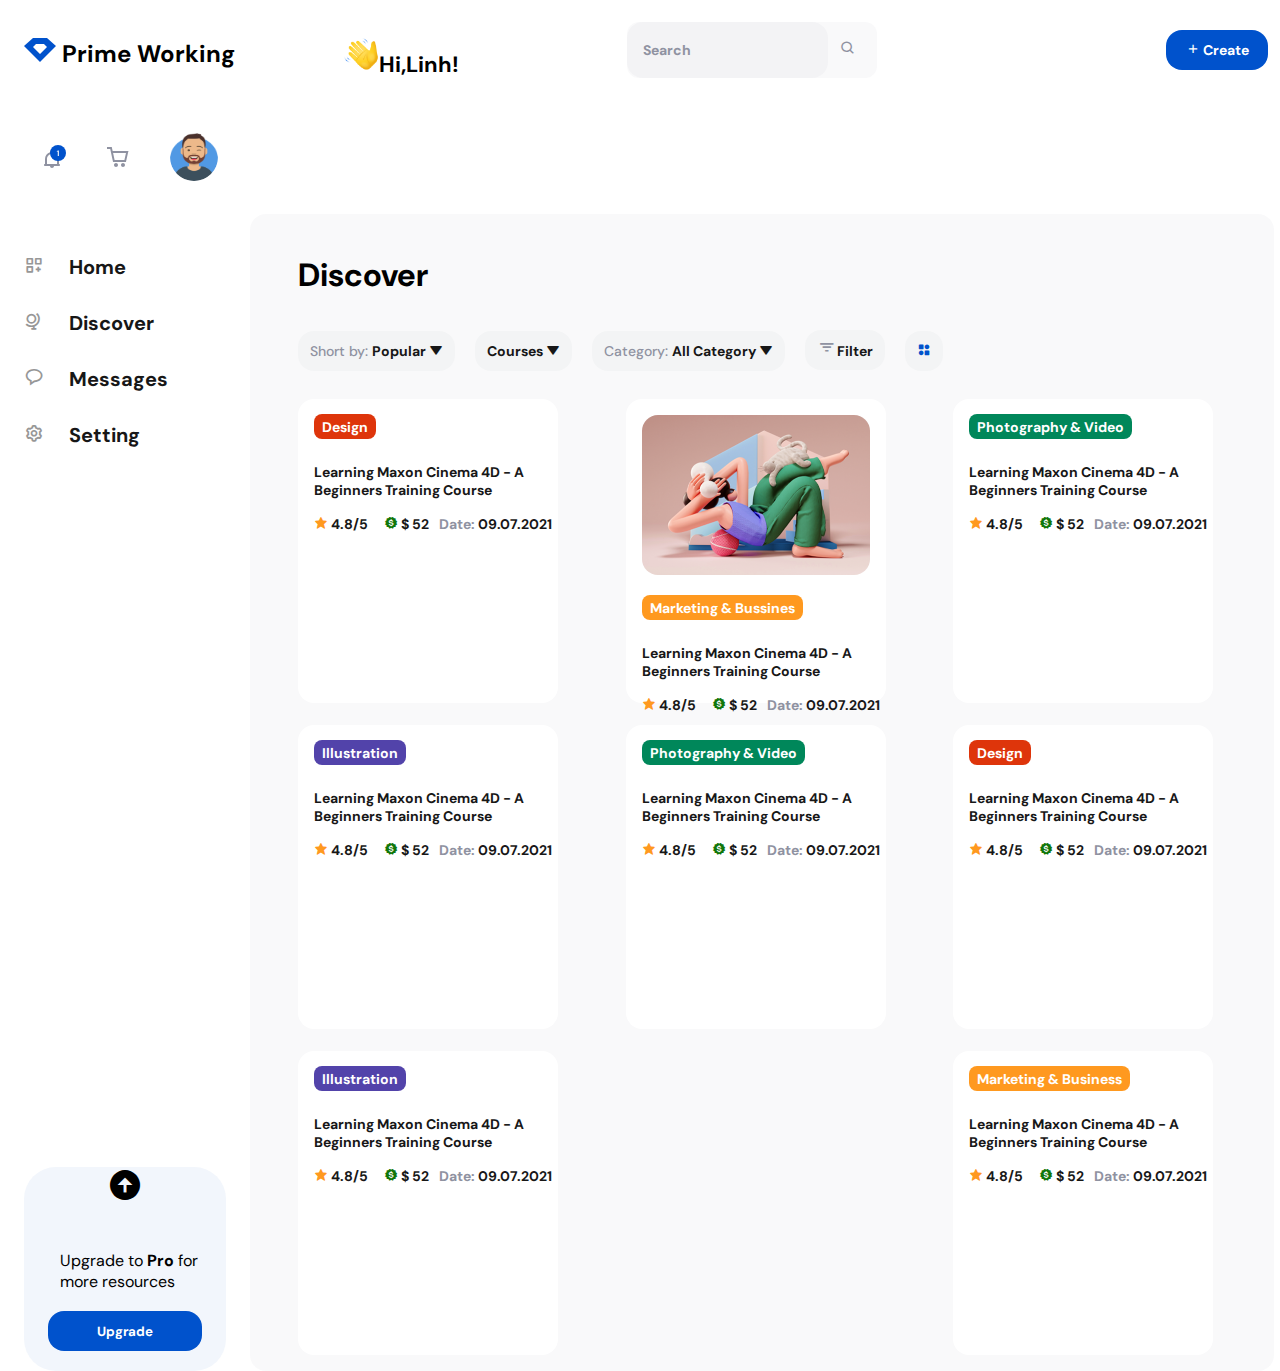
<file: product.html>
<!DOCTYPE html>
<html>
<head>
	<meta charset="utf-8">
	<title>Produse </title>
	<link rel="stylesheet" type="text/css" href="css/style.css">
<link rel="preconnect" href="https://fonts.googleapis.com">
<link rel="preconnect" href="https://fonts.gstatic.com" crossorigin>
<link href="https://fonts.googleapis.com/css2?family=DM+Sans:ital,wght@0,400;0,500;0,700;1,400;1,500;1,700&display=swap" rel="stylesheet">
<link href='https://unpkg.com/boxicons@2.0.7/css/boxicons.min.css' rel='stylesheet'>

<link href="https://fonts.googleapis.com/css2?family=Material+Icons"
      rel="stylesheet">
</head>
<body>
<div class="wrapper">
	<header>
		<div class="logo_header"><svg width="32" height="24" viewBox="0 0 32 24" fill="none" xmlns="http://www.w3.org/2000/svg">
<path fill-rule="evenodd" clip-rule="evenodd" d="M23.0011 0L31.9975 8L16 24L0 8L9.00067 0H23.0011ZM19.9955 6H12L9 9L16 16L23 9L19.9955 6Z" fill="#0052CC"/>
</svg>
 <div class="logo_title">Prime Working</div></div>
<div class="hello"><img src="img/happi.png" class="happi">Hi,Linh!</div>
	<div class="_search_head">
				<div class="search_head">
			<input type="text" name="Search" placeholder="Search"><a href="#" class="search_icon"><i class='bx bx-search'></i></a>	
			</div>
</div>

<div class="_create"><button class="create" ><a href="#"><i class='bx bx-plus'></i> Create </a></button></div>

<div class="bell">
	<a href="#"><svg width="26" height="26" viewBox="0 0 26 26" fill="none" xmlns="http://www.w3.org/2000/svg">
<path fill-rule="evenodd" clip-rule="evenodd" d="M14 7V7.28988C16.8915 8.15043 19 10.829 19 14V19C19.5523 19 20 19.4477 20 20C20 20.5523 19.5523 21 19 21H5C4.44772 21 4 20.5523 4 20C4 19.4477 4.44772 19 5 19V14C5 10.829 7.10851 8.15043 10 7.28988V7C10 5.89543 10.8954 5 12 5C13.1046 5 14 5.89543 14 7ZM7 19H17V14C17 11.2386 14.7614 9 12 9C9.23858 9 7 11.2386 7 14V19ZM14 21H10C10 22.1046 10.8954 23 12 23C13.1046 23 14 22.1046 14 21Z" fill="#8F92A1"/>
<circle cx="18" cy="8" r="8" fill="#0052CC"/>
<path d="M17.7731 11V6.568L16.8531 6.784V6L18.2051 5.4H18.8371V11H17.7731Z" fill="white"/>
</svg></a>
</div>
<div class="cart"><a href="#cart"><svg width="24" height="24" viewBox="0 0 24 24" fill="none" xmlns="http://www.w3.org/2000/svg">
<path fill-rule="evenodd" clip-rule="evenodd" d="M5.79166 2H1V4H4.2184L6.9872 16.6776H7V17H20V16.7519L22.1932 7.09095L22.5308 6H6.6552L6.08485 3.38852L5.79166 2ZM19.9869 8H7.092L8.62081 15H18.3978L19.9869 8ZM10 22C11.1046 22 12 21.1046 12 20C12 18.8954 11.1046 18 10 18C8.89543 18 8 18.8954 8 20C8 21.1046 8.89543 22 10 22ZM17 22C18.1046 22 19 21.1046 19 20C19 18.8954 18.1046 18 17 18C15.8954 18 15 18.8954 15 20C15 21.1046 15.8954 22 17 22Z" fill="#8F92A1"/>
</svg></a>
</div>
<div class="_avatar_head"><a href="#profile"><img src="img/ava.png" class="avatar_head"></a></div>




	</header>
<div class="content_block">

	<aside>
		<ul>

			<li><div class="menu_left"><a href="#Job"><i class='bx bx-customize ico_menu' ></i> Home</a></div></li>

			<li><div class="menu_left"><a href="#Job"><i class='bx bx-globe-alt ico_menu' ></i> Discover</a></div></li>

			<li><div class="menu_left"><a href="#Job"><i class='bx bx-message-rounded ico_menu' ></i> Messages</a></div></li>

			<li><div class="menu_left"><a href="#Job"><i class='bx bx-cog ico_menu'></i> Setting</a></div></li>

			

		</ul>
				<div class="upgrade_left">
						<div class="up_up"><i class='bx bxs-up-arrow-circle icon_up'></i></div>			
<div class="text_upp">Upgrade to <span>Pro</span> for more resources</div>
<a href="#Upgrade"><button class="upgrade_button">Upgrade</button></a>
				</div>


</aside>
			<content>
				<div class="content_filter">
				
					<h1>Discover</h1>

<button class="short_discover">Short by: <span>Popular <i class='bx bxs-down-arrow'></i></span></button>
<button class="short_discover"><span>Courses <i class='bx bxs-down-arrow'></i></span></button>
<button class="short_discover">Category: <span>All Category <i class='bx bxs-down-arrow'></i></span></button>
<button class="short_discover"><i class='bx bx-filter ico_filter'></i><span>Filter</span></button>
<button class="short_discover"><a href="#short"><i class='bx bxs-category-alt' ></i></a></button>



				</div>




<!-- Discoveri Bloc !-->




		<div class="block_discover">


				<div class="product_discover">
		<div class="categori_design "><div style="padding-top: 16px; padding-left: 16px;"><span style="background: #DE350B;"><a href=""> Design</a></span></div>

		</div>

<div class="title_discover">Learning Maxon Cinema 4D - A Beginners Training Course</div>
				
<div class="star_money">
				<div class="star_discover"><i class='bx bxs-star' style='color:#FF991F'  ></i> 4.8/5</div>
<div class="money_discover"> <i class='bx bxs-badge-dollar' style='color:#11770a'  ></i> $ 52</div>
<div class="public_discover">Date: <span>09.07.2021</span></div>
</div>
				</div>		

<div class="product_discover">
		<div class="categori_design">
			<img src="image/discover/poster1.png" class="categori_design_photo">

			<div class="categori_style"><div><span style="background: #FF991F;"><a href=""> Marketing & Bussines</a></span>
			</div></div>

		</div>

<div class="title_discover">Learning Maxon Cinema 4D - A Beginners Training Course</div>
				
<div class="star_money">
				<div class="star_discover"><i class='bx bxs-star' style='color:#FF991F'  ></i> 4.8/5</div>
<div class="money_discover"> <i class='bx bxs-badge-dollar' style='color:#11770a'  ></i> $ 52</div>
<div class="public_discover">Date: <span>09.07.2021</span></div>
</div>
				</div>	


				<div class="product_discover">
		<div class="categori_design"><div style="padding-top: 16px; padding-left: 16px;"><span style="background: #00875A;"><a href=""> Photography & Video</a></span></div>

		</div>

<div class="title_discover">Learning Maxon Cinema 4D - A Beginners Training Course</div>
				
<div class="star_money">
				<div class="star_discover"><i class='bx bxs-star' style='color:#FF991F'  ></i> 4.8/5</div>
<div class="money_discover"> <i class='bx bxs-badge-dollar' style='color:#11770a'  ></i> $ 52</div>
<div class="public_discover">Date: <span>09.07.2021</span></div>
</div>
				</div>	


				<div class="product_discover">
		<div class="categori_design"><div style="padding-top: 16px; padding-left: 16px;"><span
			style="background: #5243AA;"><a href=""> Illustration</a></span></div>

		</div>

<div class="title_discover">Learning Maxon Cinema 4D - A Beginners Training Course</div>
				
<div class="star_money">
				<div class="star_discover"><i class='bx bxs-star' style='color:#FF991F'  ></i> 4.8/5</div>
<div class="money_discover"> <i class='bx bxs-badge-dollar' style='color:#11770a'  ></i> $ 52</div>
<div class="public_discover">Date: <span>09.07.2021</span></div>
</div>
				</div>	

				<div class="product_discover">
		<div class="categori_design"><div style="padding-top: 16px; padding-left: 16px;"><span
			style="background: #00875A;"><a href=""> Photography & Video</a></span></div>

		</div>

<div class="title_discover">Learning Maxon Cinema 4D - A Beginners Training Course</div>
				
<div class="star_money">
				<div class="star_discover"><i class='bx bxs-star' style='color:#FF991F'  ></i> 4.8/5</div>
<div class="money_discover"> <i class='bx bxs-badge-dollar' style='color:#11770a'  ></i> $ 52</div>
<div class="public_discover">Date: <span>09.07.2021</span></div>
</div>
				</div>
				<div class="product_discover">
		<div class="categori_design"><div style="padding-top: 16px; padding-left: 16px;"><span
			style="background: #DE350B;"><a href="">Design</a></span></div>

		</div>

<div class="title_discover">Learning Maxon Cinema 4D - A Beginners Training Course</div>
				
<div class="star_money">
				<div class="star_discover"><i class='bx bxs-star' style='color:#FF991F'  ></i> 4.8/5</div>
<div class="money_discover"> <i class='bx bxs-badge-dollar' style='color:#11770a'  ></i> $ 52</div>
<div class="public_discover">Date: <span>09.07.2021</span></div>
</div>
				</div>
				<div class="product_discover">
		<div class="categori_design"><div style="padding-top: 16px; padding-left: 16px;"><span
			style="background: #5243AA;"><a href="">Illustration</a></span></div>

		</div>

<div class="title_discover">Learning Maxon Cinema 4D - A Beginners Training Course</div>
				
<div class="star_money">
				<div class="star_discover"><i class='bx bxs-star' style='color:#FF991F'  ></i> 4.8/5</div>
<div class="money_discover"> <i class='bx bxs-badge-dollar' style='color:#11770a'  ></i> $ 52</div>
<div class="public_discover">Date: <span>09.07.2021</span></div>
</div>
				</div>
				<div class="product_discover">
		<div class="categori_design"><div style="padding-top: 16px; padding-left: 16px;"><span
			style="background: #FF991F;"><a href=""> Marketing & Business</a></span></div>

		</div>

<div class="title_discover">Learning Maxon Cinema 4D - A Beginners Training Course</div>
				
<div class="star_money">
				<div class="star_discover"><i class='bx bxs-star' style='color:#FF991F'  ></i> 4.8/5</div>
<div class="money_discover"> <i class='bx bxs-badge-dollar' style='color:#11770a'  ></i> $ 52</div>
<div class="public_discover">Date: <span>09.07.2021</span></div>
</div>
				</div>


<!-- Discoveri Bloc end !-->

			</div>



			</content>


	</div>



</div>

</body>
</html>
</file>
<file: css/style.css>
*{
margin: 0;
	border: 0;
	padding: 0;
	top: 0;
	font-family: DM Sans;
font-weight: 700;
font-style: normal;
}

content{
width : 80%;
	display: flex;
	flex-direction: column;
	flex-wrap: wrap;
	justify-content: space-between;
border-radius: 16px;
background: rgba(143, 146, 161, 0.05);
}



/* Global blocks css */

.wrapper{
	display: flex;
	flex-direction: column;
	flex-wrap: wrap;
}
.content_block{
width: 100%;

	display: flex;
	flex-direction:row ;
	flex-wrap: wrap;
}

aside{
display: flex;
flex-direction: column;
justify-content: space-between;
padding-top: 40px;
	width: 250px; 
	background-color: #Ffff;
}


li{
	list-style: none;
	height: 56px;
}
.menu_left{
	padding-left: 24px;

	width: 250px;
height: 24px;
font-size: 20px;
	font-family: 'DM Sans' ;
font-weight: bold;
}

.menu_left:hover{
	height: 32px;
color:	#0052CC;
	 border-left-color: #0052CC; 
    border-left-style: solid; 
    border-left-width: 3px;
}
.menu_left a:hover{
color:	#0052CC;
}
.menu_left .ico_menu:hover{
	color: #0052CC;
	width: 24px;
	height: 24px;
}


.menu_left:active{
	height: 32px;

	 border-left-color: #0052CC; 
    border-left-style: solid; 
    border-left-width: 3px;
}
.menu_left a:active{
color:	#0052CC;
}
.menu_left .ico_menu:active{
	color: #0052CC;
	width: 24px;
	height: 24px;
}

.menu_left a>.setting_menu{
	background-image: url("../img/setting.png");
	
height: 50px;
width: 50px;
}

.menu_left a{
	color: #171717;
}


.ico_menu{
	color:	#0052CC;
	font-family: 'DM Sans' ;
font-weight: 24px;	
color:  #979797;
padding-right: 16px;
	width: 24px;
	height: 24px;
}

.icon_up{

	font-size: 36px;
}

.upgrade_left{
display: flex;
flex-wrap: wrap;
justify-content: center;
	margin-left: 24px;
	margin-right: 24px;
background-color: #f2f6fc;
width: 202px;
height: 204px;
border-radius: 32px;
}

.text_upp{
	width: 154px;
	margin-top: 24px;
	margin-left: 24px;
font-family: 'DM Sans' ;
font-weight: 400;	
font-style: normal;
	font-size: 16px;
}

.text_upp span{
font-family: 'DM Sans' ;
font-weight: 700;	
font-style: normal;
	font-size: 16px;

}

.upgrade_button{
width: 154px;
cursor:pointer;
color: #ffff;
height: 40px;
background: #0052CC;
border-radius: 16px;
}



/*Logo header */
.logo_header
{
display: flex;
flex-direction: row;

padding-top: 38px;
padding-bottom: 38px;
padding-left: 24px;
}
.logo_title{
	font-size: 24px;
	padding-left: 6px;
	font-family: 'DM Sans' ;
font-weight: bold;

}

.happi{
	width: 36px;
	height: 36px;
}

.hello{
	height: 30px;
	font-weight: bold;
	font-family: 'DM Sans' ;
	padding-left: 108px;
	padding-top: 36px;
	padding-bottom: 35px;
font-size: 22px;
}

header{
	display: flex;
	flex-direction: row;
	flex-wrap: wrap;
}
._search_head{
padding-left: 168px;
padding-top: 22px;
padding-bottom: 22px;
}

.search_head{
background: rgba(143, 146, 161, 0.05);
border-radius: 12px;
	width: 250px;
	height: 56px;

}

.search_head input{

	height: 24px;
	width: 185px;
	font-weight: bold;
	font-family: 'DM Sans' ;
padding-top: 16px;
padding-left: 16px;
padding-bottom: 16px;
font-size: 14px;
}

.search_icon{
width: 24px;
height: 24px;
color: #8F92A1;
padding-left: 12px;
padding-top: 16px;
padding-bottom: 16px;
padding-right: 16px;
}

.create{
width: 102px;
height: 40px;

	font-family: 'DM Sans' ;
	font-size: 14px;
	font-weight: 700px;
	font-style: normal;

	color: #fff;
	border-radius: 16px;
	background-color: #0052CC;
}
._create{ 
	padding-left: 289px;
	padding-top: 30px;
padding-bottom: 30px;
}
.create a{
	color: #fff;
}

.bell{
	padding-top: 38px;
	padding-left: 40px;
padding-bottom: 38px;


}
.cart{
padding-top: 38px;
padding-bottom: 38px;
	padding-left: 40px;
}

.avatar_head{
width: 48px;
height: 48px;
border-radius: 100px;
}
._avatar_head{
padding-top: 26px;
padding-left: 40px;
padding-bottom: 26px;
padding-right: 24px;
}

/*Content discover style*/
.content_filter{

padding-left: 48px;
padding-top: 40px;
padding-right: 48px;
}

.short_discover{
	margin-top: 40px;
	margin-right: 16px;
padding-left: 12px;
padding-right: 12px;
height: 40px;
border-radius: 16px;
background-color: #f3f4f5;
color: #8F92A1;
font-family: DM Sans;
font-style: normal;
font-weight: 500;
font-size: 14px;
line-height: 24px;
}
.ico_filter{
font-size: 20px;
}


.short_discover span{
	color: #171717;
	font-family: DM Sans;
font-style: normal;
font-weight: bold;
font-size: 14px;
line-height: 24px;
}
.short_discover a{
	 color :#0052CC;
}

.product_discover{
	margin-top: 6px;
	margin-right: 16px;
	margin-bottom: 16px;
width: 260px;
height: 304px;	
background: #FFFFFF;
border-radius: 16px;

}

.block_discover{
display: flex;
flex-direction: row;
flex-wrap: wrap;
justify-content: space-between;
padding-top: 22px;
padding-left: 48px;
padding-right: 45px;
}


.categori_style{
	padding-top: 16px; padding-left: 16px;
}

.categori_design_photo{
position: relative;
width: 228px;
height: 160px;
border-radius: 16px;
margin-left: 16px;
margin-right: 16px;
margin-top: 16px;

}

.categori_design span{
align-items: center;
padding: 2px 8px;
width: 60px;
height: 28px;

border-radius: 8px;
color: #ffff;
}

.categori_design span a {
	color: #ffff;
	font-family: DM Sans;
font-style: normal;
font-weight: bold;
font-size: 14px;
line-height: 24px;

}

.title_discover{
font-family: DM Sans;
font-style: normal;
font-weight: bold;
font-size: 14px;
color: #171717;
padding-left: 16px;
padding-top: 24px;
}
.star_discover{
font-family: DM Sans;
font-style: normal;
font-weight: bold;
font-size: 14px;
color: #171717;	
padding-top: 16px;
padding-left: 16px;
}

.star_money{
	display: flex;
	flex-direction: row;

}
.public_discover{
	font-family: DM Sans;
font-style: normal;
font-weight: bold;
font-size: 14px;
color: #8F92A1;	
padding-top: 16px;
padding-left: 10px;
}

.public_discover span{

	color: #171717;
}


.money_discover{
	font-family: DM Sans;
font-style: normal;
font-weight: bold;
font-size: 14px;
color: #171717;	
padding-top: 16px;
padding-left: 16px;

}





/* registration css page */

.login_page{
width: 100%;
display: flex;
flex-direction: row;
}

._background{

width: 50%;

}

.register a{
color: #fff;
	font-family: 'DM Sans', sans-serif;

}





.sing_up_form{
width: 49%;


padding: 0px;

top: 141px;

}


.style_language{
display: flex;
flex-direction: row;
flex-wrap: wrap;
justify-content: flex-end;
padding-top: 30px;
padding-right: 50px;
}

h1{
	height: 36px;
	font-family: 'DM Sans', sans-serif;
}

a{

	text-decoration: none;
}

.al_ready{
	font-family: 'DM Sans', sans-serif;
	font-weight: 500px;
	padding-top: 12px;
color:#8F92A1;
font-size: 16px;
height: 21px;


}
.conect{

	display: flex;
	flex-direction: row;
	
font-family: 'DM Sans', sans-serif;
	font-weight: 700px;
font-size: 14px;
width: 588px;
height: 48px;
left: 0px;
top: 105px;

order: 1;
flex-grow: 0;
margin: 36px 0px;
}

/* Google */
.ico_google{
padding-bottom: 16px;
	padding-left: 16px;
	padding-right: 16px;
padding-top: 16px;
}
.google_conect{

display: flex;
flex-direction: row;
height: 48px;
left: 0px;
right: 72px;

/* Gray/G05 */

background: rgba(143, 146, 161, 0.05);

border-radius: 16px;

}

.buton_google {
height: 20px;
padding-left: 157px;
padding-right: 168px;
padding-top: 14px;
padding-bottom: 14px;
}


.facebook_conect{

display: flex;
flex-direction: row;
flex-wrap: wrap;
width: 48px;
height: 48px;
border-radius: 16px;
background: rgba(143, 146, 161, 0.05);
}

.ico_facebook{
	padding-top: 16.04px;
	padding-left: 16.04px;
	padding-bottom: 16.04px;
	padding-right: 16.04px;
width: 16.04px;
height: 16.04px;
}
.facebook_style{
padding-left: 24px;

}


a{
	color: #0052CC;
text-decoration: none;


}

.or_style{
	display: flex;
	flex-direction: row;
	padding-top: 7px;
}
.or{
justify-content: space-between;
	color: #8F92A1;
	display: flex;
flex-direction: row;
font-size: 12px;
	margin-top: 36px;
	margin-bottom: 36px; 
}
hr{ 
	background-color: #8F92A1;
	width: 272px;
	height: 0.1px;
	border: 0.2px solid;
	color: #8F92A1;
	opacity: 0.1;
}


.input{
	font-family: 'DM Sans', sans-serif;
font-weight: 700px;
font-size: 14px;
	
	position: static;
width: 588px;
height: 270px;
left: 0px;
}

.full_name{
font-size: 14px;
font-weight: 700px;
color: #8F92A1;
	
font-family: 'DM Sans', sans-serif;



}
._full_name{
width: 588px;
height: 46px;
background: rgba(143, 146, 161, 0.05);
border-radius: 16px;

}
input{
	padding-left: 20px;
width: 569px;
height: 46px;
background: rgba(143, 146, 161, 0.05);
border-radius: 16px;
}
.user{
	padding-top: 24px;
}
input::placeholder {
  color: #8F92A1;
	
font-family: 'DM Sans', sans-serif;
  
}

.name{
font-size: 14px;
font-weight: 700px;
color: #8F92A1;
	
font-family: 'DM Sans', sans-serif;
}

.termen a{
	font-family: DM Sans;
font-style: normal;
font-weight: bold;
	color :#0052CC;
}

.termen{
	display: flex;
	flex-direction: row;

	width: 588px;
	height: 40px;
	padding-top: 24px;
	font-family: DM Sans;
font-style: normal;
font-weight: normal;
	font-size: 12px;
	color: #8F92A1;
}

.checkbox{
	margin-right: 22px;
	margin-bottom: 22px;
	padding-right: 16px;
	width: 12px;
	height: 12px;
}

.register{
color: #fff;
width: 588px;
height: 40px;
font-size: 12px;

font-family: DM Sans;
font-weight: 700px;

background: #0052CC;
border-radius: 16px;
}




/* Product detail style css */
.product_detail_style{
width: 872px;
background: rgba(143, 146, 161, 0.05);
	padding-right: 24px;
border-radius: 16px;
}


.block_main{
width: 1158px;
	display: flex;
	flex-direction: row;
	padding-right: 24px;
border-radius: 16px;
}

.ico_diamand{
	font-size: 20px;
}
.chevron{
	margin-left: 12px;
	font-size: 20px;
	color: #8F92A1;
}


.nav_product_detail{
display: flex;
flex-direction: row;
margin-top: 42px;
margin-left: 56px;
}
.product_detail_categori a{
	margin-left: 12px;
font-size: 14px;
color: #8F92A1;
font-style: normal;
font-family: DM Sans;
font-weight: 700px;
}
.title_nav_product{
	margin-left: 12px;
	font-family: DM Sans;
font-style: normal;
font-weight: bold;
font-size: 14px;
line-height: 20px;
color: #171717;
}

.detail_product{
	margin-left: 24px;
	margin-top: 40px;
border-radius: 16px;
background: #FFFFFF;

}

.title_product{
	display: flex;
	flex-wrap: wrap;
	flex-direction: column;
	padding-top: 32px;

padding-left: 32px;
}

.title_product h1{
font-size: 22px;

}
.by_name{
font-size: 14px;
	font-style: normal;
font-family: DM Sans;
font-weight: 700px;
}

.by_name span{
font-size: 14px;
font-family: DM Sans;
font-weight: bold;

}
.by_name a{
	color: #000;
}

.info_product{
	margin-left: 24px;
	margin-top: 24px;
font-size: 14px;
font-family: DM Sans;
font-weight: bold;

	display: flex;
	flex-direction: row;

}

.info_product li {
margin-left: 32px;
height: 56px;

}


.info_product li a{
color: #000;	
height: 56px;
padding-bottom: 16px;
}

.info_product li a:hover{
	 border-bottom-color: #0052CC; 
    border-bottom-style: solid; 
    border-bottom-width: 3px;
color: #0052CC;

}




.poster{

margin-left: 32px;
margin-right: 32px;
margin-top: 32px;

}


.img_poster{
		width: 760px;
	height: 428px;
border-radius: 16px;
}

.style_share{
margin-top: 24px;
height: 45px;

	display: flex;
	flex-direction: row;
justify-content: flex-end;
font-family: DM Sans;
font-style: normal;
font-weight: normal;
font-size: 16px;
color: #171717;

}
.style_share a{
color: #171717;
}

.share{
padding-right: 16px;

}
.icon_share{
font-size: 16px;
}


.saved_product{
padding-right: 31px;

}


.information{

	font-family: DM Sans;
font-style: normal;
font-weight: normal;
font-size: 14px;
	display: flex;
	flex-direction: row;
	flex-wrap: wrap;
	padding-top: 8px;
	margin: 32px;
padding-bottom: 40px;
	border-bottom-width: 1px;
	border-bottom-color: #8F92A1;
	border-bottom-style: solid;
line-height: 20px;

}

.line hr{
		border-bottom-width: 1px;
	border-bottom-color: #8F92A1;
	border-bottom-style: solid;

}

.information p{
padding-top: 20px;

}

.reviews{
font-family: DM Sans;
font-weight: 700;
font-style: normal;
margin-top: 40px;
margin-left: 32px;
line-height: 20px;
}

.item_1{

	display: flex;
	flex-direction: row;
}

.comment{
	margin-top: 32px;
	width: 696px;
}

.like{
margin-top: 16px;
margin-left: 12px;
margin-bottom: 23px;
}

.block_coment{
display: flex;
flex-direction: column;
margin-left: 16px;

}

.block_coment a{
color: #171717;

}

.block_coment a:hover{
	color: #0052CC;
}

.block_coment span{
	margin-top: 4px;
	font-weight: 500;
	font-size: 12px;
font-family: DM Sans;
color: #8F92A1;

}

.block_coment .comment_text{
margin-top: 16px;
font-weight: 400;
	font-size: 16px;
font-family: DM Sans;
}




/* bloc right buy css */

.block_buy{
margin-left: 32px;
	width: 254px;
	display: flex;
	flex-direction: column;
	background-color: #ffff;
	border-radius: 16px;

}

.price_product{
font-family: DM Sans;
font-weight: 700;
font-style: normal;
font-size: 22px;


}

.add_to_cart button {
	height: 123px;
	margin-top: 11px;
font-family: DM Sans;
font-size: 20px;
font-weight: 700;
font-style: normal;
width: 254px;
height: 40px;
color: #FFFF;
background: #00875A;
mix-blend-mode: normal;
border-radius: 16px;

}

.add_to_cart{
border-bottom-style: solid;
border-bottom-width: 1px;
border-bottom-color: #8F92A1;;
padding-bottom: 41px;

}


.icon_cart{
color: #FFFFFF;
font-size: 24px;
}

.text_icon_buy{


}
</file>
